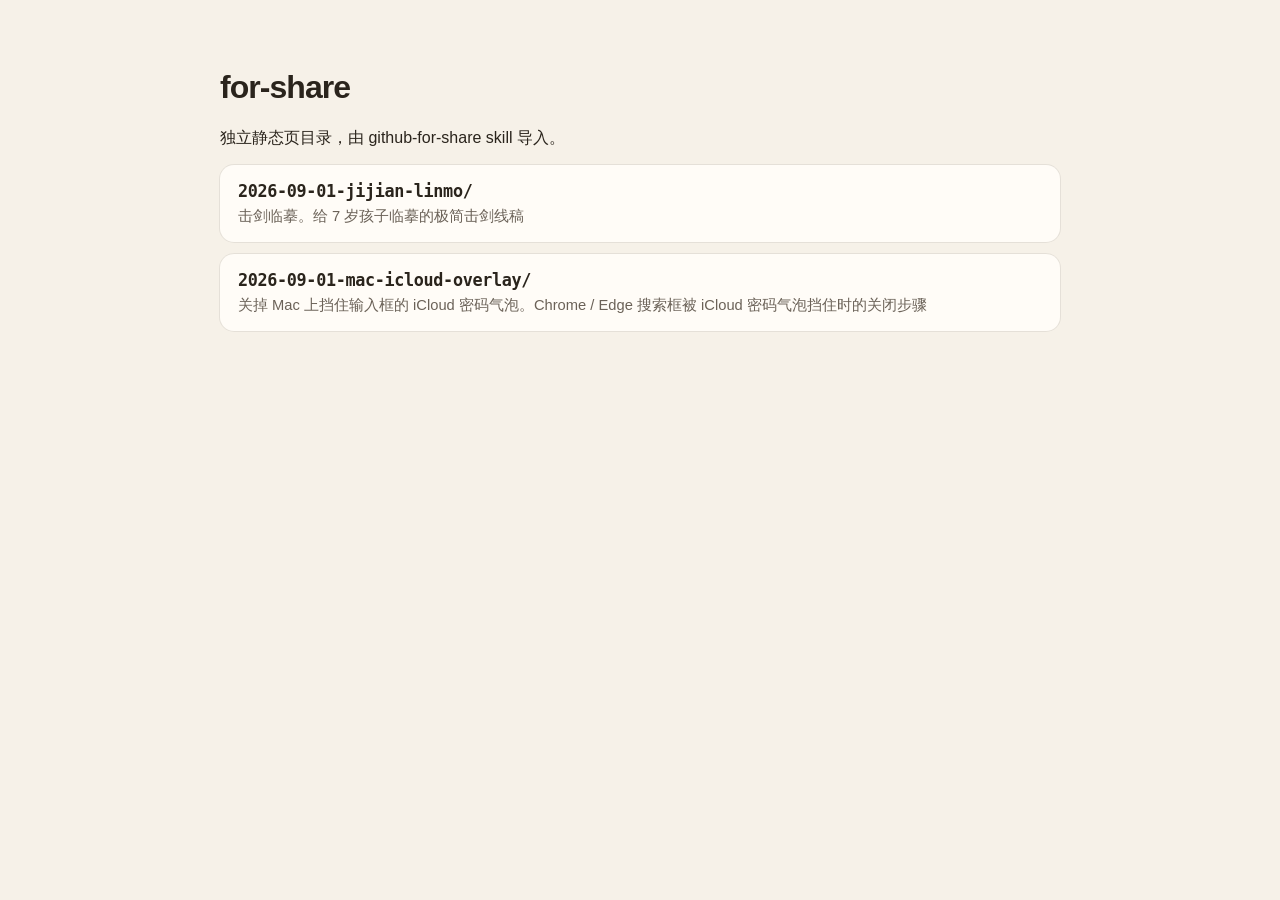
<file: index.html>
<!doctype html>
<html lang="zh-CN">
<head>
  <meta charset="utf-8" />
  <meta name="viewport" content="width=device-width, initial-scale=1" />
  <title>for-share</title>
  <style>
    :root { color-scheme: light; font-family: "PingFang SC", "Hiragino Sans GB", "Noto Sans SC", sans-serif; }
    body { margin: 0; background: #f6f1e8; color: #2a241c; }
    main { max-width: 840px; margin: 0 auto; padding: 48px 20px 80px; }
    h1 { font-size: 2rem; letter-spacing: -0.03em; }
    .grid { display: grid; gap: 12px; }
    .card { display: block; padding: 16px 18px; background: #fffcf7; border-radius: 14px; text-decoration: none; color: inherit; box-shadow: 0 0 0 1px #00000012; }
    .card h2 { margin: 0 0 6px; font-size: 1.05rem; font-family: ui-monospace, Menlo, monospace; letter-spacing: -0.02em; }
    .card p { margin: 0; color: #6b6258; font-size: 0.92rem; }
    .empty { color: #6b6258; }
  </style>
</head>
<body>
  <main>
    <h1>for-share</h1>
    <p>独立静态页目录，由 github-for-share skill 导入。</p>
    <div class="grid">
      <a class="card" href="https://iambean.github.io/for-share/2026-09-01-jijian-linmo/">
  <h2>2026-09-01-jijian-linmo/</h2>
  <p>击剑临摹。给 7 岁孩子临摹的极简击剑线稿</p>
</a>
<a class="card" href="https://iambean.github.io/for-share/2026-09-01-mac-icloud-overlay/">
  <h2>2026-09-01-mac-icloud-overlay/</h2>
  <p>关掉 Mac 上挡住输入框的 iCloud 密码气泡。Chrome / Edge 搜索框被 iCloud 密码气泡挡住时的关闭步骤</p>
</a>
    </div>
  </main>
</body>
</html>
</file>
